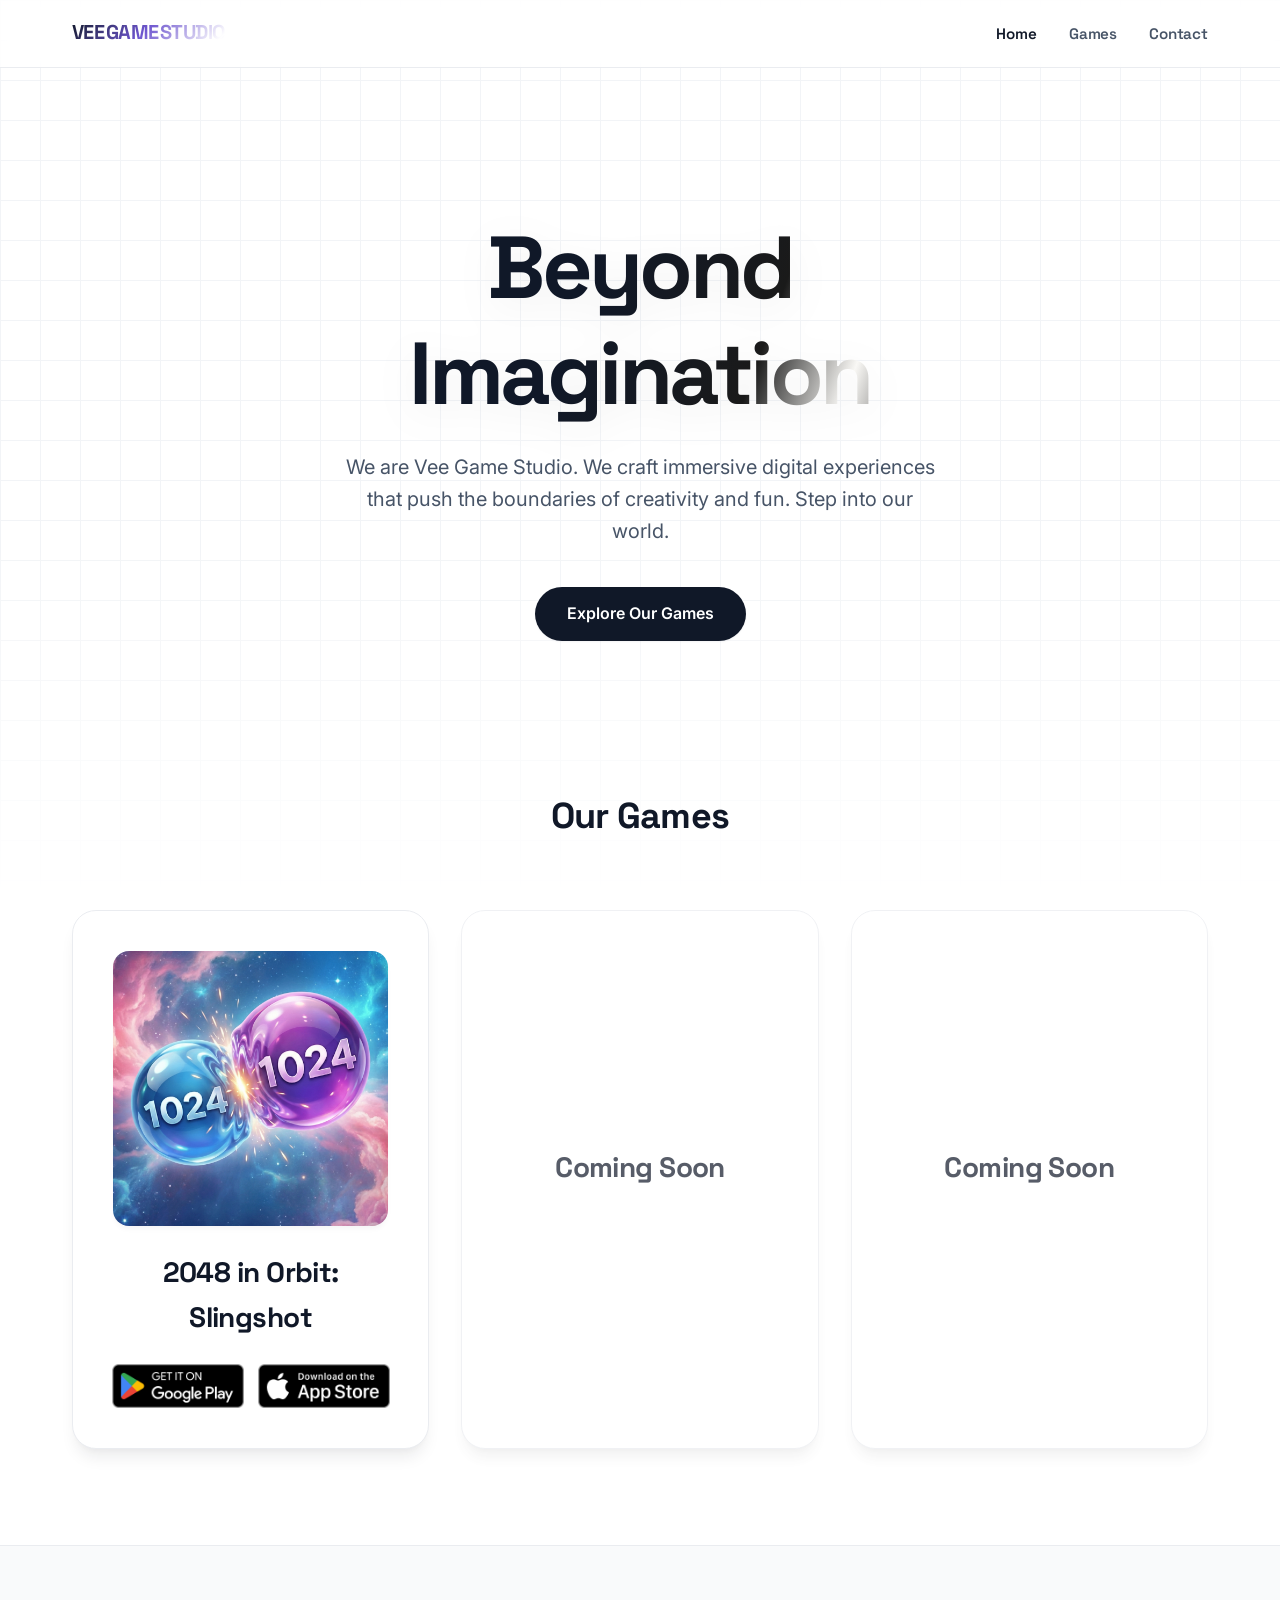
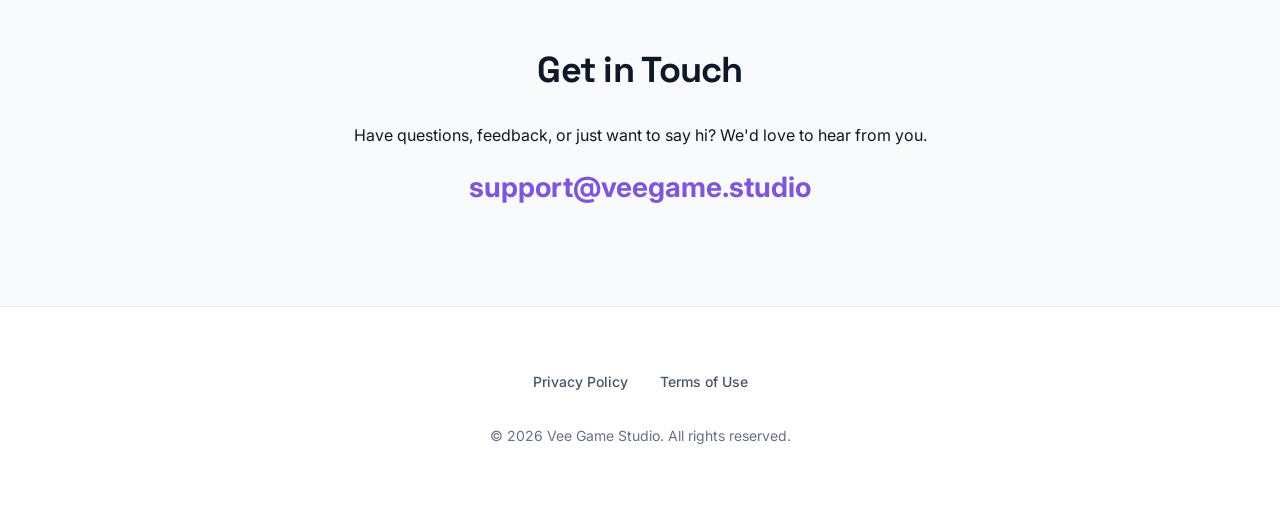
<file: index.html>
<!DOCTYPE html>
<html lang="en">

<head>
    <meta charset="UTF-8">
    <meta name="viewport" content="width=device-width, initial-scale=1.0">
    <title>Vee Game Studio | Crafting Digital Universes</title>
    <link rel="icon" type="image/png" href="/images/favicon.png">

    <!-- Fonts -->
    <link rel="preconnect" href="https://fonts.googleapis.com">
    <link rel="preconnect" href="https://fonts.gstatic.com" crossorigin>
    <link
        href="https://fonts.googleapis.com/css2?family=Inter:wght@400;500;600&family=Space+Grotesk:wght@500;700&display=swap"
        rel="stylesheet">

    <!-- Styles -->
    <link rel="stylesheet" href="css/style.css">

    <!-- SEO -->
    <meta name="description"
        content="Vee Game Studio - Innovative game development studio creating immersive digital experiences. Check out our latest game: Orbital 2048.">
</head>

<body>

    <!-- Background Effects -->
    <div class="bg-grid"></div>
    <div class="glow-orb one"></div>
    <div class="glow-orb two"></div>

    <header>
        <div class="container header-content">
            <div class="logo">
                VEE<span>GAME</span>STUDIO
            </div>
            <nav>
                <ul>
                    <li><a href="#" class="active">Home</a></li>
                    <li><a href="#games">Games</a></li>
                    <li><a href="#contact">Contact</a></li>
                </ul>
            </nav>
        </div>
    </header>

    <main>
        <!-- Hero Section -->
        <section class="hero container">
            <h1>Beyond <br>Imagination</h1>
            <p>We are Vee Game Studio. We craft immersive digital experiences that push the boundaries of creativity and
                fun. Step into our world.</p>
            <a href="#games" class="btn-primary">Explore Our Games</a>
        </section>

        <!-- Games Section -->
        <section id="games" class="container">
            <h2 class="section-title">Our Games</h2>
            <div class="games-grid">
                <!-- Game 1: Orbital 2048 -->
                <!-- Game 1: Orbital 2048 -->
                <article class="game-card">
                    <img src="images/2048inOrbit.png" alt="2048 in Orbit" class="game-featured-image">
                    <h3>2048 in Orbit: Slingshot</h3>
                    <div class="store-links">
                        <a href="https://play.google.com/store/apps/details?id=com.veegamestudio.orbital_2048"
                            target="_blank">
                            <img src="images/playstore.png" alt="Google Play" class="store-badge">
                        </a>
                        <a href="https://apps.apple.com/us/app/2048-in-orbit-slingshot/id6757601433" target="_blank">
                            <img src="images/appstore.png" alt="App Store" class="store-badge">
                        </a>
                    </div>
                </article>

                <!-- Placeholder 1 -->
                <article class="game-card coming-soon-card">
                    <h3>Coming Soon</h3>
                </article>

                <!-- Placeholder 2 -->
                <article class="game-card coming-soon-card">
                    <h3>Coming Soon</h3>
                </article>
            </div>
        </section>

        <!-- Contact Section -->
        <section id="contact" class="contact-section">
            <div class="container">
                <div class="contact-card">
                    <h2>Get in Touch</h2>
                    <p>Have questions, feedback, or just want to say hi? We'd love to hear from you.</p>
                    <a href="mailto:support@veegame.studio" class="contact-email">support@veegame.studio</a>
                </div>
            </div>
        </section>
    </main>

    <!-- Footer -->
    <footer>
        <div class="container">
            <div class="footer-links">
                <a href="https://www.veegame.studio/privacy-policy/">Privacy Policy</a>
                <a href="https://www.veegame.studio/terms-of-use/">Terms of Use</a>
            </div>
            <p>&copy; 2026 Vee Game Studio. All rights reserved.</p>
        </div>
    </footer>

    <script>
        // Smooth scroll for anchor links
        document.querySelectorAll('a[href^="#"]').forEach(anchor => {
            anchor.addEventListener('click', function (e) {
                e.preventDefault();
                const targetId = this.getAttribute('href');
                if (targetId === '#') {
                    window.scrollTo({
                        top: 0,
                        behavior: 'smooth'
                    });
                } else {
                    const targetElement = document.querySelector(targetId);
                    if (targetElement) {
                        targetElement.scrollIntoView({
                            behavior: 'smooth'
                        });
                    }
                }
            });
        });
    </script>

</body>

</html>
</file>
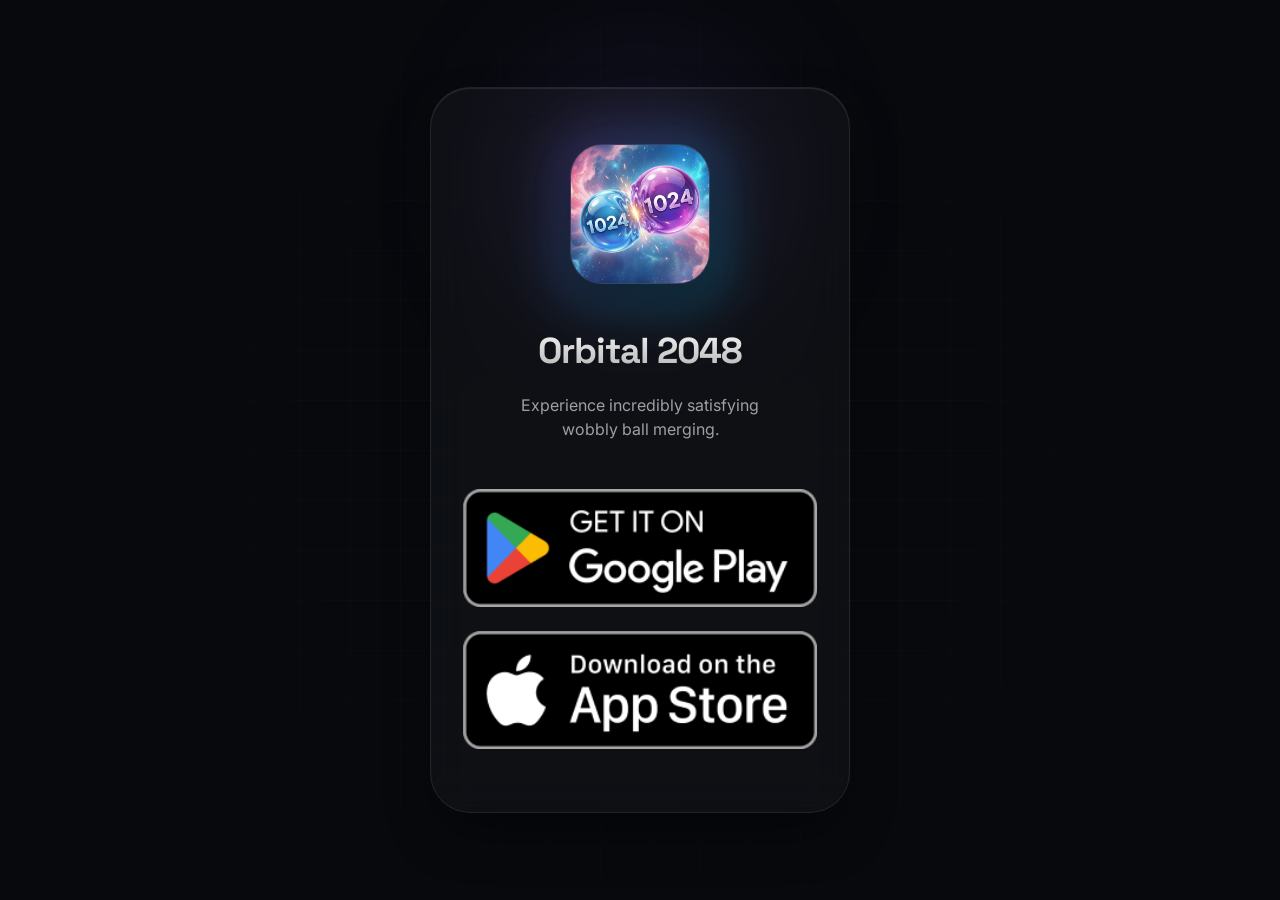
<file: download/index.html>
<!DOCTYPE html>
<html lang="en">

<head>
    <meta charset="UTF-8">
    <meta name="viewport" content="width=device-width, initial-scale=1.0">
    <title>Download Orbital 2048 | Vee Game Studio</title>
    <link rel="icon" type="image/png" href="/images/favicon.png">

    <!-- Fonts -->
    <link rel="preconnect" href="https://fonts.googleapis.com">
    <link rel="preconnect" href="https://fonts.gstatic.com" crossorigin>
    <link
        href="https://fonts.googleapis.com/css2?family=Inter:wght@400;500;600&family=Space+Grotesk:wght@500;700&display=swap"
        rel="stylesheet">

    <!-- Styles -->
    <link rel="stylesheet" href="../css/style.css">

    <!-- Mobile optimization -->
    <meta name="theme-color" content="#0B0E11">

    <style>
        :root {
            --accent-purple: #7F56D9;
            --accent-blue: #00D1FF;
            --bg-dark: #07090D;
            --glass-bg: rgba(255, 255, 255, 0.03);
            --glass-border: rgba(255, 255, 255, 0.08);
        }

        body {
            background-color: var(--bg-dark);
            color: #FFFFFF;
            min-height: 100vh;
            display: flex;
            flex-direction: column;
            justify-content: center;
            align-items: center;
            text-align: center;
            padding: 1.5rem;
            margin: 0;
            overflow: hidden;
            position: relative;
        }

        /* Premium Background Layers */
        .bg-grid {
            position: absolute;
            inset: 0;
            background-image:
                linear-gradient(rgba(255, 255, 255, 0.03) 1px, transparent 1px),
                linear-gradient(90deg, rgba(255, 255, 255, 0.03) 1px, transparent 1px);
            background-size: 50px 50px;
            mask-image: radial-gradient(circle at center, black, transparent 80%);
            z-index: 0;
        }

        .bg-glow-one {
            position: absolute;
            top: 20%;
            left: 50%;
            width: 400px;
            height: 400px;
            background: radial-gradient(circle, rgba(127, 86, 217, 0.15), transparent 70%);
            transform: translate(-50%, -50%);
            filter: blur(60px);
            z-index: 1;
        }

        .download-card {
            background: var(--glass-bg);
            backdrop-filter: blur(20px);
            -webkit-backdrop-filter: blur(20px);
            border: 1px solid var(--glass-border);
            border-radius: 40px;
            padding: 3.5rem 2rem;
            max-width: 420px;
            width: 100%;
            z-index: 10;
            box-shadow:
                0 25px 50px -12px rgba(0, 0, 0, 0.5),
                inset 0 1px 1px rgba(255, 255, 255, 0.1);
            animation: fadeInUp 1s cubic-bezier(0.16, 1, 0.3, 1);
        }

        .game-icon-wrapper {
            position: relative;
            margin-bottom: 2rem;
            display: inline-block;
            animation: float 6s ease-in-out infinite;
        }

        .game-icon {
            width: 140px;
            height: 140px;
            border-radius: 32px;
            box-shadow: 0 15px 35px rgba(0, 0, 0, 0.4);
            border: 1px solid rgba(255, 255, 255, 0.1);
        }

        .icon-glow {
            position: absolute;
            inset: -15px;
            background: linear-gradient(135deg, var(--accent-purple), var(--accent-blue));
            filter: blur(25px);
            opacity: 0.3;
            z-index: -1;
            border-radius: 40px;
        }

        h1 {
            font-family: var(--font-heading);
            font-size: 2.25rem;
            margin: 0 0 0.75rem;
            font-weight: 700;
            letter-spacing: -0.03em;
            background: linear-gradient(to bottom, #FFF, #A5A5A5);
            -webkit-background-clip: text;
            background-clip: text;
            -webkit-text-fill-color: transparent;
        }

        .tagline {
            color: rgba(255, 255, 255, 0.6);
            font-size: 1rem;
            margin-bottom: 3rem;
            font-weight: 400;
            line-height: 1.5;
        }

        .cta-group {
            display: flex;
            flex-direction: column;
            gap: 1rem;
            width: 100%;
            align-items: center;
        }

        .cta-link {
            width: 100%;
            display: block;
            transition: transform 0.3s cubic-bezier(0.34, 1.56, 0.64, 1);
        }

        .cta-link:hover {
            transform: scale(1.05);
        }

        .cta-badge {
            width: 100%;
            height: auto;
            border-radius: 12px;
        }

        .back-home {
            margin-top: 3rem;
            color: rgba(255, 255, 255, 0.4);
            font-size: 0.85rem;
            text-decoration: none;
            transition: all 0.3s ease;
            font-weight: 500;
            letter-spacing: 0.02em;
        }

        .back-home:hover {
            color: #FFF;
            transform: translateY(-1px);
        }

        @keyframes float {

            0%,
            100% {
                transform: translateY(0);
            }

            50% {
                transform: translateY(-15px);
            }
        }

        @keyframes fadeInUp {
            from {
                opacity: 0;
                transform: translateY(30px);
            }

            to {
                opacity: 1;
                transform: translateY(0);
            }
        }

        @media (max-width: 480px) {
            .download-card {
                padding: 2.5rem 1.5rem;
                background: transparent;
                border: none;
                backdrop-filter: none;
                box-shadow: none;
            }

            h1 {
                font-size: 2rem;
            }
        }
    </style>

    <!-- SEO -->
    <meta name="description"
        content="Get Orbital 2048 now on iOS and Android. The ultimate slingshot puzzle experience by Vee Game Studio.">
</head>

<body>
    <div class="bg-grid"></div>
    <div class="bg-glow-one"></div>

    <div class="download-card">
        <div class="game-icon-wrapper">
            <div class="icon-glow"></div>
            <img src="../images/2048inOrbit.png" alt="Orbital 2048 Icon" class="game-icon">
        </div>

        <h1>Orbital 2048</h1>
        <p class="tagline">Experience incredibly satisfying <br>wobbly ball merging.</p>

        <div class="cta-group">
            <a href="https://play.google.com/store/apps/details?id=com.veegamestudio.orbital_2048" class="cta-link"
                target="_blank">
                <img src="../images/playstore.png" alt="Get it on Google Play" class="cta-badge">
            </a>

            <a href="https://apps.apple.com/us/app/2048-in-orbit-slingshot/id6757601433" class="cta-link"
                target="_blank">
                <img src="../images/appstore.png" alt="Download on the App Store" class="cta-badge">
            </a>
        </div>
    </div>
</body>

</html>
</file>
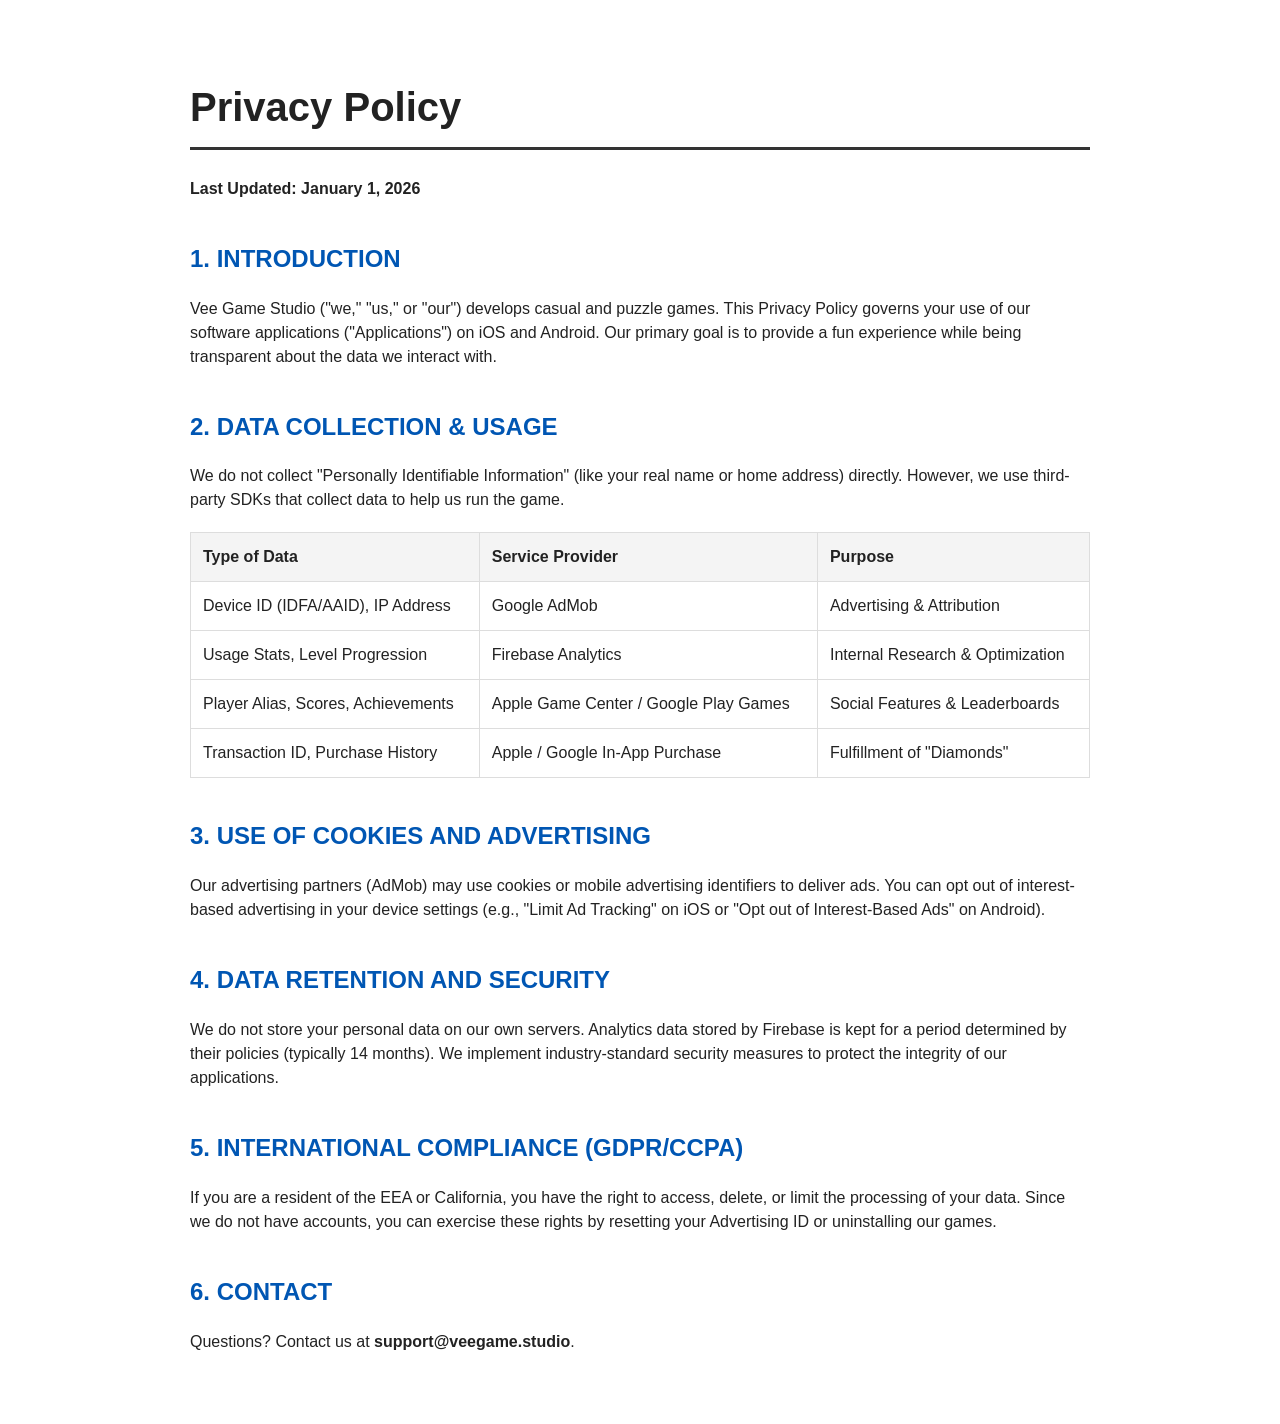
<file: privacy-policy/index.html>
<!DOCTYPE html>
<html lang="en">
<head>
    <meta charset="UTF-8">
    <title>Privacy Policy - Vee Game Studio</title>
    <link rel="icon" type="image/png" href="/images/favicon.png">
    <style>
        body { font-family: 'Helvetica Neue', Helvetica, Arial, sans-serif; line-height: 1.5; color: #222; max-width: 900px; margin: 0 auto; padding: 50px; }
        h1 { font-size: 2.5em; border-bottom: 3px solid #333; padding-bottom: 10px; }
        h2 { font-size: 1.5em; margin-top: 40px; color: #0056b3; text-transform: uppercase; }
        section { margin-bottom: 20px; }
        .data-table { width: 100%; border-collapse: collapse; margin: 20px 0; }
        .data-table th, .data-table td { border: 1px solid #ddd; padding: 12px; text-align: left; }
        .data-table th { background-color: #f4f4f4; }
    </style>
</head>
<body>
    <h1>Privacy Policy</h1>
    <p><strong>Last Updated: January 1, 2026</strong></p>

    <section>
        <h2>1. Introduction</h2>
        <p>Vee Game Studio ("we," "us," or "our") develops casual and puzzle games. This Privacy Policy governs your use of our software applications ("Applications") on iOS and Android. Our primary goal is to provide a fun experience while being transparent about the data we interact with.</p>
    </section>

    <section>
        <h2>2. Data Collection & Usage</h2>
        <p>We do not collect "Personally Identifiable Information" (like your real name or home address) directly. However, we use third-party SDKs that collect data to help us run the game.</p>
        <table class="data-table">
            <tr>
                <th>Type of Data</th>
                <th>Service Provider</th>
                <th>Purpose</th>
            </tr>
            <tr>
                <td>Device ID (IDFA/AAID), IP Address</td>
                <td>Google AdMob</td>
                <td>Advertising & Attribution</td>
            </tr>
            <tr>
                <td>Usage Stats, Level Progression</td>
                <td>Firebase Analytics</td>
                <td>Internal Research & Optimization</td>
            </tr>
            <tr>
                <td>Player Alias, Scores, Achievements</td>
                <td>Apple Game Center / Google Play Games</td>
                <td>Social Features & Leaderboards</td>
            </tr>
            <tr>
                <td>Transaction ID, Purchase History</td>
                <td>Apple / Google In-App Purchase</td>
                <td>Fulfillment of "Diamonds"</td>
            </tr>
        </table>
    </section>

    <section>
        <h2>3. Use of Cookies and Advertising</h2>
        <p>Our advertising partners (AdMob) may use cookies or mobile advertising identifiers to deliver ads. You can opt out of interest-based advertising in your device settings (e.g., "Limit Ad Tracking" on iOS or "Opt out of Interest-Based Ads" on Android).</p>
    </section>

    <section>
        <h2>4. Data Retention and Security</h2>
        <p>We do not store your personal data on our own servers. Analytics data stored by Firebase is kept for a period determined by their policies (typically 14 months). We implement industry-standard security measures to protect the integrity of our applications.</p>
    </section>

    <section>
        <h2>5. International Compliance (GDPR/CCPA)</h2>
        <p>If you are a resident of the EEA or California, you have the right to access, delete, or limit the processing of your data. Since we do not have accounts, you can exercise these rights by resetting your Advertising ID or uninstalling our games.</p>
    </section>

    <section>
        <h2>6. Contact</h2>
        <p>Questions? Contact us at <strong>support@veegame.studio</strong>.</p>
    </section>
</body>
</html>
</file>
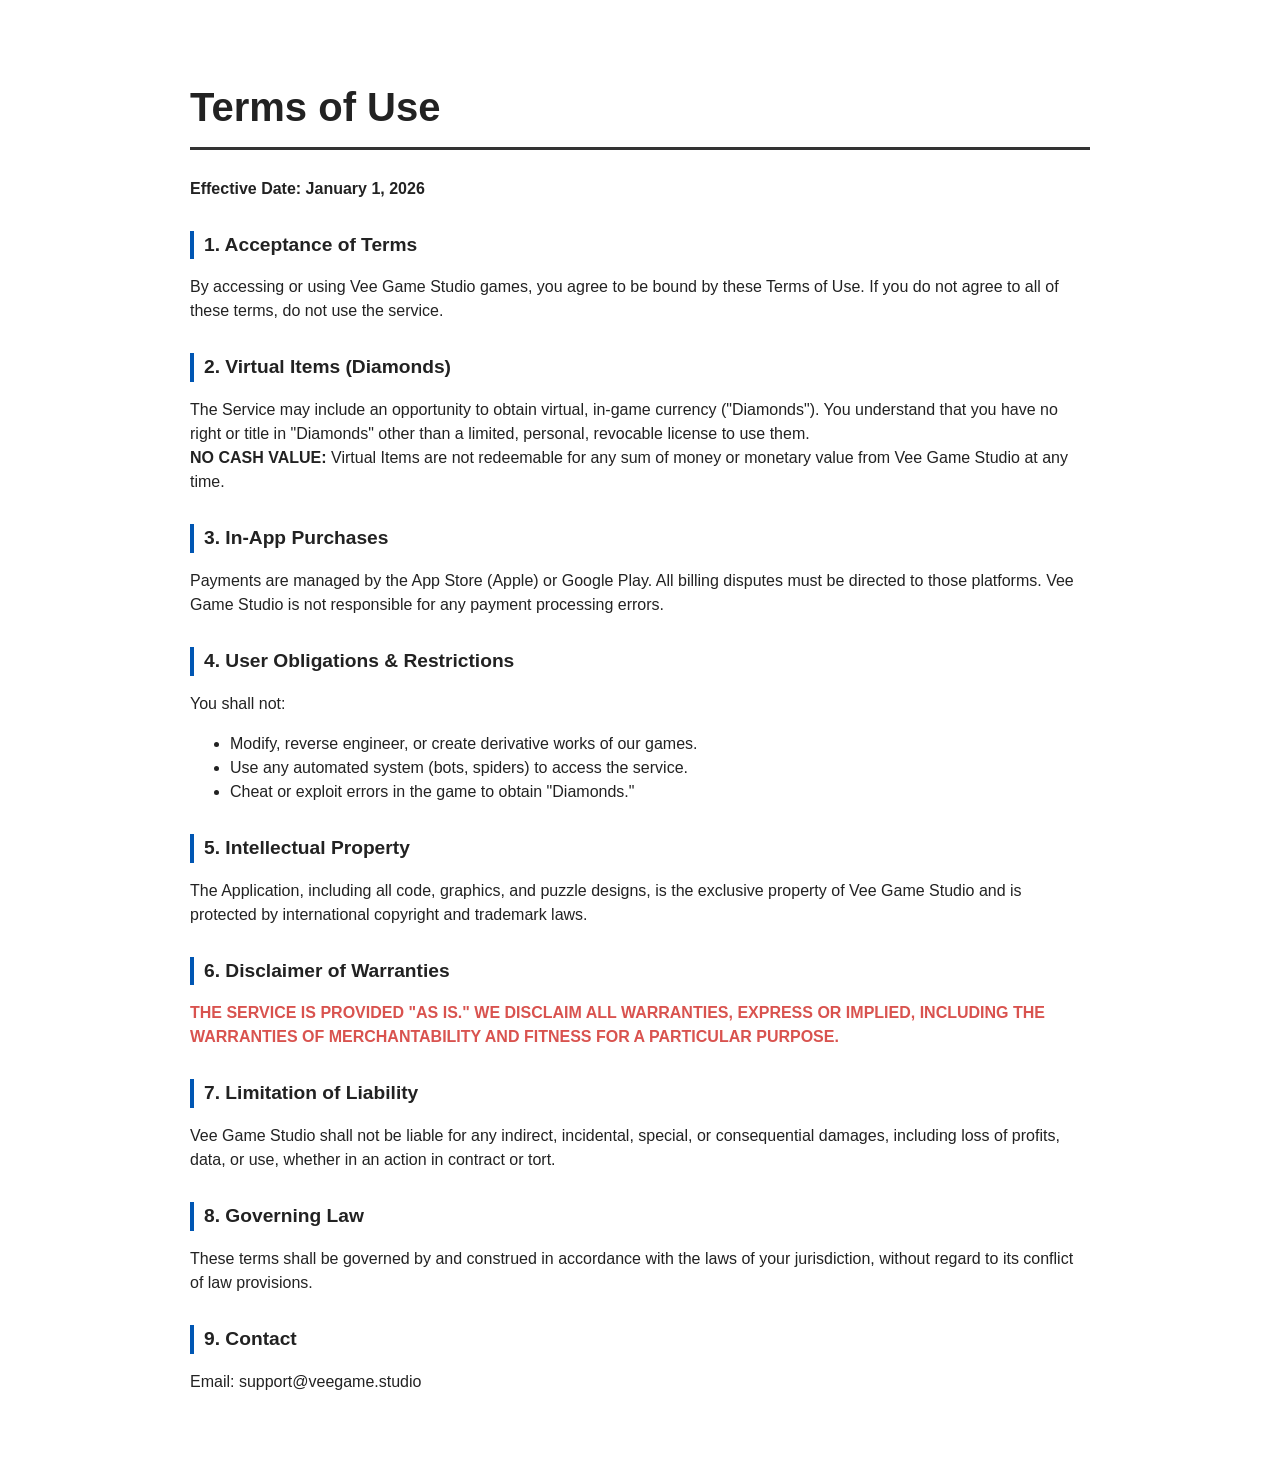
<file: terms-of-use/index.html>
<!DOCTYPE html>
<html lang="en">
<head>
    <meta charset="UTF-8">
    <title>Terms of Use - Vee Game Studio</title>
    <link rel="icon" type="image/png" href="/images/favicon.png">
    <style>
        body { font-family: 'Helvetica Neue', Helvetica, Arial, sans-serif; line-height: 1.5; color: #222; max-width: 900px; margin: 0 auto; padding: 50px; }
        h1 { font-size: 2.5em; border-bottom: 3px solid #333; padding-bottom: 10px; }
        h2 { font-size: 1.2em; margin-top: 30px; border-left: 4px solid #0056b3; padding-left: 10px; }
        .warning { text-transform: uppercase; font-weight: bold; color: #d9534f; }
    </style>
</head>
<body>
    <h1>Terms of Use</h1>
    <p><strong>Effective Date: January 1, 2026</strong></p>

    <h2>1. Acceptance of Terms</h2>
    <p>By accessing or using Vee Game Studio games, you agree to be bound by these Terms of Use. If you do not agree to all of these terms, do not use the service.</p>

    <h2>2. Virtual Items (Diamonds)</h2>
    <p>The Service may include an opportunity to obtain virtual, in-game currency ("Diamonds"). You understand that you have no right or title in "Diamonds" other than a limited, personal, revocable license to use them. 
    <br><strong>NO CASH VALUE:</strong> Virtual Items are not redeemable for any sum of money or monetary value from Vee Game Studio at any time.</p>

    <h2>3. In-App Purchases</h2>
    <p>Payments are managed by the App Store (Apple) or Google Play. All billing disputes must be directed to those platforms. Vee Game Studio is not responsible for any payment processing errors.</p>

    <h2>4. User Obligations & Restrictions</h2>
    <p>You shall not:
        <ul>
            <li>Modify, reverse engineer, or create derivative works of our games.</li>
            <li>Use any automated system (bots, spiders) to access the service.</li>
            <li>Cheat or exploit errors in the game to obtain "Diamonds."</li>
        </ul>
    </p>

    <h2>5. Intellectual Property</h2>
    <p>The Application, including all code, graphics, and puzzle designs, is the exclusive property of Vee Game Studio and is protected by international copyright and trademark laws.</p>

    <h2>6. Disclaimer of Warranties</h2>
    <p class="warning">THE SERVICE IS PROVIDED "AS IS." WE DISCLAIM ALL WARRANTIES, EXPRESS OR IMPLIED, INCLUDING THE WARRANTIES OF MERCHANTABILITY AND FITNESS FOR A PARTICULAR PURPOSE.</p>

    <h2>7. Limitation of Liability</h2>
    <p>Vee Game Studio shall not be liable for any indirect, incidental, special, or consequential damages, including loss of profits, data, or use, whether in an action in contract or tort.</p>

    <h2>8. Governing Law</h2>
    <p>These terms shall be governed by and construed in accordance with the laws of your jurisdiction, without regard to its conflict of law provisions.</p>

    <h2>9. Contact</h2>
    <p>Email: support@veegame.studio</p>
</body>
</html>
</file>
<file: css/style.css>
:root {
    --bg-color: #ffffff;
    --text-color: #101828;
    --heading-color: #101828;
    --primary-color: #7F56D9;
    /* Hex Purple: closest to #6941C6 / #7F56D9 used in modern SaaS */
    --secondary-color: #F9F5FF;
    /* Light Purple Bg */
    --accent-color: #F5C0C0;
    /* Rose Quartz */
    --border-color: #EAECF0;
    --card-bg: #ffffff;
    --button-bg: #101828;
    --button-text: #ffffff;
    --font-main: 'Inter', sans-serif;
    --font-heading: 'Space Grotesk', sans-serif;
}

* {
    margin: 0;
    padding: 0;
    box-sizing: border-box;
}

body {
    background-color: var(--bg-color);
    color: var(--text-color);
    font-family: var(--font-main);
    overflow-x: hidden;
    line-height: 1.6;
    -webkit-font-smoothing: antialiased;
}

/* --- Background Grid --- */
.bg-grid {
    position: fixed;
    top: 0;
    left: 0;
    width: 100%;
    height: 100%;
    z-index: -1;
    background-size: 40px 40px;
    background-image:
        linear-gradient(to right, #F2F4F7 1px, transparent 1px),
        linear-gradient(to bottom, #F2F4F7 1px, transparent 1px);
    mask-image: linear-gradient(to bottom, black 60%, transparent 100%);
}

/* Remove old glow orbs, maybe keep one subtle gradient if needed */
.glow-orb {
    display: none;
}

/* --- Typography --- */
h1,
h2,
h3 {
    font-family: var(--font-heading);
    color: var(--heading-color);
    letter-spacing: -0.02em;
    /* Tight tracking like modern SaaS */
    font-weight: 700;
}

a {
    text-decoration: none;
    color: inherit;
    transition: color 0.2s ease;
}

/* --- Container --- */
.container {
    max-width: 1200px;
    margin: 0 auto;
    padding: 0 2rem;
}

/* --- Header --- */
header {
    background: rgba(255, 255, 255, 0.8);
    backdrop-filter: blur(12px);
    position: sticky;
    top: 0;
    z-index: 100;
    border-bottom: 1px solid var(--border-color);
}

.header-content {
    padding: 1.25rem 2rem;
    display: flex;
    justify-content: space-between;
    align-items: center;
}

.logo {
    font-size: 1.25rem;
    font-weight: 700;
    font-family: var(--font-heading);
    color: var(--heading-color);
    letter-spacing: -0.03em;
    display: flex;
    align-items: center;
    gap: 0.1rem;
    position: relative;
    padding-bottom: 0.2rem;
    /* Buffer for descenders */
    line-height: 1.2;
    overflow: hidden;

    /* Reflective Shimmer Effect */
    background: linear-gradient(-45deg,
            #101828,
            #6E56CF,
            #fff,
            #6E56CF,
            #101828);
    background-size: 200% auto;
    -webkit-background-clip: text;
    background-clip: text;
    -webkit-text-fill-color: transparent;
    animation: shine 5s linear infinite;
}

@keyframes shine {
    to {
        background-position: 200% center;
    }
}

.logo span {
    /* Keep the purple accent visible within the gradient mask */
    background: transparent;
    -webkit-text-fill-color: transparent;
}

nav ul {
    display: flex;
    gap: 2rem;
    list-style: none;
}

nav a {
    font-size: 0.95rem;
    font-weight: 600;
    font-family: var(--font-heading);
    color: #475467;
    /* Gray-600 */
    letter-spacing: -0.01em;
}

nav a:hover,
nav a.active {
    color: var(--heading-color);
}

/* --- Hero Section --- */
.hero {
    min-height: 80vh;
    display: flex;
    flex-direction: column;
    justify-content: center;
    align-items: center;
    text-align: center;
    padding: 6rem 0;
    position: relative;
}

.hero h1 {
    font-size: clamp(3.5rem, 8vw, 5.5rem);
    /* Increased size for billion-dollar impact */
    line-height: 1.2;
    /* Increased to fix descender cropping */
    margin-bottom: 1rem;
    padding-bottom: 0.1em;
    /* Buffer for letters like 'g' */
    max-width: 1000px;
    font-weight: 800;
    letter-spacing: -0.04em;

    /* Noir Premium Shimmer Gradient */
    background: linear-gradient(110deg,
            #101828 20%,
            #1A1A1A 40%,
            #F9F8F5 50%,
            #1A1A1A 60%,
            #101828 80%);
    background-size: 200% auto;
    -webkit-background-clip: text;
    background-clip: text;
    -webkit-text-fill-color: transparent;

    /* Animations */
    animation:
        shimmerHero 4s linear infinite,
        /* Sped up from 8s */
        floatHero 6s ease-in-out infinite,
        fadeInUp 0.8s ease-out;

    /* Subtle depth */
    filter: drop-shadow(0 10px 20px rgba(0, 0, 0, 0.05));
}

@keyframes shimmerHero {
    0% {
        background-position: -50% center;
    }

    100% {
        background-position: 150% center;
    }
}

@keyframes gradientFlow {
    0% {
        background-position: 0% 50%;
    }

    50% {
        background-position: 100% 50%;
    }

    100% {
        background-position: 0% 50%;
    }
}

@keyframes floatHero {

    0%,
    100% {
        transform: translateY(0);
    }

    50% {
        transform: translateY(-8px);
    }
}

.hero p {
    font-size: 1.25rem;
    max-width: 600px;
    margin-bottom: 2.5rem;
    color: #475467;
    /* Gray-600 */
    font-weight: 400;
    animation: fadeInUp 0.6s ease-out 0.1s backwards;
}

.btn-primary {
    display: inline-flex;
    align-items: center;
    justify-content: center;
    padding: 0.875rem 2rem;
    background: var(--button-bg);
    color: var(--button-text);
    font-weight: 600;
    border-radius: 100px;
    /* Pill shape */
    transition: all 0.2s ease;
    box-shadow: 0 1px 2px rgba(16, 24, 40, 0.05);
    animation: fadeInUp 0.6s ease-out 0.2s backwards;
}

.btn-primary:hover {
    background: #1D2939;
    /* Gray-800 */
    transform: translateY(-1px);
    box-shadow: 0 4px 6px -1px rgba(16, 24, 40, 0.1), 0 2px 4px -1px rgba(16, 24, 40, 0.06);
}

/* --- Games Section --- */
.section-title {
    font-size: 2.25rem;
    margin-bottom: 4rem;
    text-align: center;
    position: relative;
    /* Removed underline decoration for cleaner look */
}

.games-grid {
    display: grid;
    grid-template-columns: repeat(auto-fit, minmax(300px, 1fr));
    gap: 2rem;
    padding-bottom: 6rem;
    max-width: 1200px;
    /* Ensure it doesn't stretch too wide if we want constraints */
    margin: 0 auto;
}

.coming-soon-card {
    display: flex;
    flex-direction: column;
    justify-content: center;
    align-items: center;
    background: transparent;
    border: 2px dashed #E4E7EC;
    /* Dashed border for placeholder */
    box-shadow: none;
    opacity: 0.7;
}

.coming-soon-card:hover {
    border-color: #D0D5DD;
    transform: translateY(-2px);
    box-shadow: none;
}

.coming-soon-card h3 {
    color: #98A2B3;
    /* Lighter text */
    font-size: 1.5rem;
}

.game-card {
    background: var(--card-bg);
    border: 1px solid var(--border-color);
    border-radius: 24px;
    /* More rounded */
    padding: 2.5rem;
    transition: all 0.3s ease;
    position: relative;
    overflow: hidden;
    box-shadow: 0 4px 6px -2px rgba(16, 24, 40, 0.03), 0 12px 16px -4px rgba(16, 24, 40, 0.08);
}

.game-card:hover {
    transform: translateY(-4px);
    box-shadow: 0 20px 24px -4px rgba(16, 24, 40, 0.08), 0 8px 8px -4px rgba(16, 24, 40, 0.03);
    border-color: #D0D5DD;
}

.game-card::before {
    /* Subtle top accent border on hover */
    content: '';
    position: absolute;
    top: 0;
    left: 0;
    width: 100%;
    height: 4px;
    background: var(--primary-color);
    opacity: 0;
    transition: opacity 0.3s ease;
}

.game-card:hover::before {
    opacity: 1;
}

/* Featured Image Style */
.game-featured-image {
    width: 100%;
    height: auto;
    border-radius: 16px;
    margin-bottom: 1.5rem;
    display: block;
    box-shadow: 0 4px 6px -2px rgba(16, 24, 40, 0.05);
}

.game-card h3 {
    margin-bottom: 1.5rem;
    font-size: 1.75rem;
    /* Slightly larger title */
    font-weight: 700;
    text-align: center;
    color: var(--heading-color);
}

.store-links {
    display: flex;
    justify-content: space-between;
    /* Pushes items to left and right edges */
    gap: 1rem;
    flex-wrap: nowrap;
    /* Ensure they stay on one line if possible */
    align-items: center;
    margin-top: auto;
    /* Push to bottom if flex column parent */
}

.store-links a {
    flex: 1;
    /* Allow links to take available space */
    display: flex;
    justify-content: center;
    /* Center badge within its area */
    min-width: 0;
    /* Allow flex item to shrink below content size */
}

.store-badge {
    height: 44px;
    /* Fixed height to ensure both badges are identical */
    width: auto;
    object-fit: contain;
    transition: transform 0.2s ease, opacity 0.2s ease;
    display: block;
}

.store-badge:hover {
    transform: translateY(-2px);
    opacity: 0.85;
}

/* --- Contact Section --- */
.contact-section {
    padding: 6rem 0;
    text-align: center;
    background: #F9FAFB;
    /* Gray-50 */
    border-top: 1px solid var(--border-color);
    border-bottom: 1px solid var(--border-color);
}

.contact-card {
    background: transparent;
    border: none;
    padding: 0;
    max-width: 600px;
    margin: 0 auto;
    box-shadow: none;
}

.contact-card h2 {
    font-size: 2.25rem;
    margin-bottom: 1.5rem;
}

.contact-email {
    font-size: 1.75rem;
    color: var(--primary-color);
    font-weight: 700;
    /* Increased weight for presence */
    margin-top: 1rem;
    display: inline-block;
    transition: all 0.3s cubic-bezier(0.4, 0, 0.2, 1);
    position: relative;
}

.contact-email:hover {
    color: #43394c;
    /* Shift to a deep elegant obsidian-purple */
    transform: translateY(-2px) scale(1.05);
    text-shadow: 0 10px 20px rgba(110, 86, 207, 0.15);
}

/* --- Footer --- */
footer {
    padding: 4rem 0;
    text-align: center;
    background: white;
    font-size: 0.875rem;
    color: #667085;
}

.footer-links {
    display: flex;
    justify-content: center;
    gap: 2rem;
    margin-bottom: 2rem;
}

.footer-links a {
    color: #475467;
    font-weight: 500;
}

.footer-links a:hover {
    color: var(--primary-color);
}

@keyframes fadeInUp {
    from {
        opacity: 0;
        transform: translateY(20px);
    }

    to {
        opacity: 1;
        transform: translateY(0);
    }
}

/* Responsive adjustments */
@media (max-width: 768px) {
    .header-content {
        padding: 1rem 1.5rem;
    }

    .logo {
        font-size: 1.1rem;
    }

    nav ul {
        gap: 1rem;
    }

    nav a {
        font-size: 0.85rem;
    }

    .hero h1 {
        font-size: 3rem;
        /* Increased from 2.5rem */
        line-height: 1.1;
    }

    .hero p {
        font-size: 0.9rem;
        /* Decreased from 1.25rem */
        padding: 0 1rem;
    }

    .store-links {
        flex-direction: column;
        gap: 1.5rem;
    }
}
</file>
